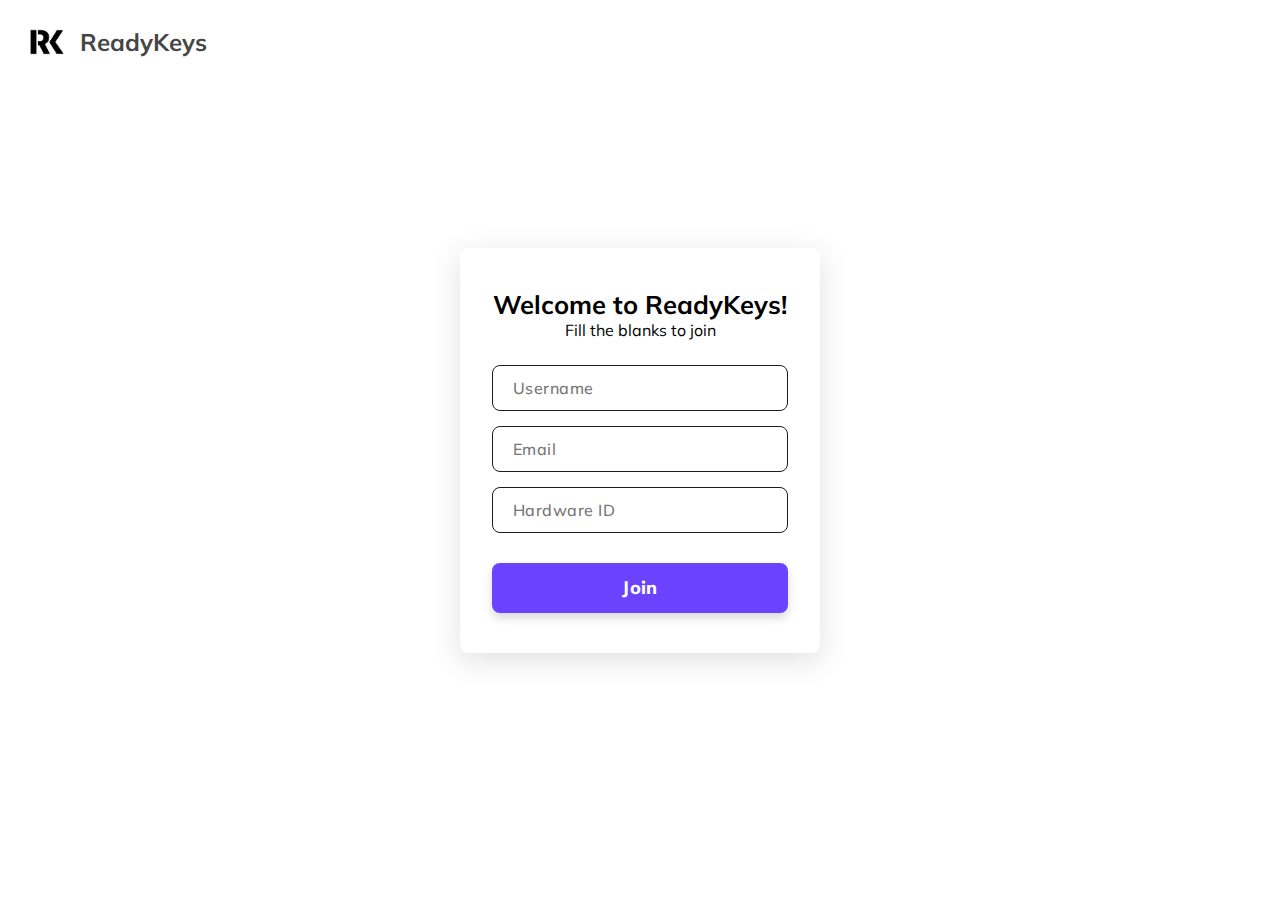
<file: index.html>
<!DOCTYPE html>
<html lang="en">

<head>
    <meta charset="UTF-8">
    <meta name="viewport" content="width=device-width, initial-scale=1.0">
    <link href='https://unpkg.com/boxicons@2.1.4/css/boxicons.min.css' rel='stylesheet'>
    <link rel="stylesheet" href="style.css">
    <title>ReadyKeys</title>
</head>

<body>

    <div class="logo">
        <img src="logo.png">
        <a href="#">ReadyKeys</a>
    </div>

    <div class="container">
        <form>
            <h1>Welcome to ReadyKeys!</h1>
            <p>Fill the blanks to join</p>
            <div class="custome-input">
                <input type="text" name="" placeholder="Username" autocomplete="off">
            </div>
            
            <div class="custome-input">
                <input type="email" name="email" placeholder="Email" autocomplete="off">
            </div>
            
            <div class="custome-input">
                <input type="text" name="" placeholder="Hardware ID">
            </div>
            <button class="login">Join</button>
        </form>
    </div>

</body>

</html>
</file>
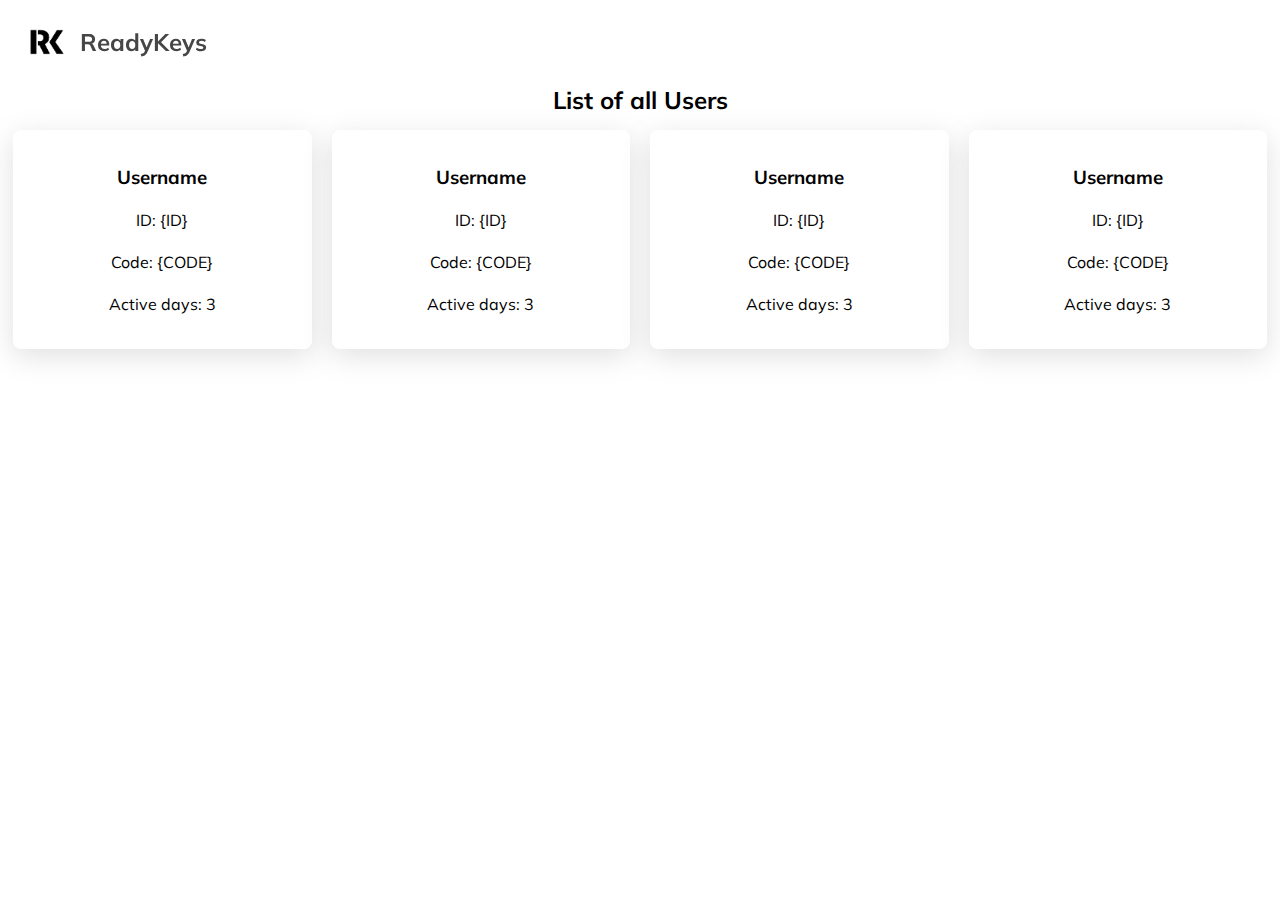
<file: list.html>
<!DOCTYPE html>
<html lang="en">
<head>
    <meta charset="UTF-8">
    <meta name="viewport" content="width=device-width, initial-scale=1.0">
    <link rel="stylesheet" href="styles.css">
    <title>ReadyKeys</title>
</head>
<body>
    <div class="logo">
        <img src="logo.png">
        <a href="#">ReadyKeys</a>
    </div>

    <h2>List of all Users</h2>
    
    <div class="row">
      <div class="column">
        <div class="card">
          <h3>Username</h3>
          <p>ID: {ID}</p>
          <p>Code: {CODE}</p>
          <p>Active days: 3</p>
        </div>
      </div>
    
      <div class="column">
        <div class="card">
          <h3>Username</h3>
          <p>ID: {ID}</p>
          <p>Code: {CODE}</p>
          <p>Active days: 3</p>
        </div>
      </div>
      
      <div class="column">
        <div class="card">
          <h3>Username</h3>
          <p>ID: {ID}</p>
          <p>Code: {CODE}</p>
          <p>Active days: 3</p>
        </div>
      </div>
      
      <div class="column">
        <div class="card">
          <h3>Username</h3>
          <p>ID: {ID}</p>
          <p>Code: {CODE}</p>
          <p>Active days: 3</p>
        </div>
      </div>
    </div>

    
</body>
</html>
</file>
<file: style.css>
@import url('https://fonts.googleapis.com/css2?family=Mulish:wght@300;400;500;600;700;800&display=swap');

*{
    padding: 0;
    margin: 0;
    box-sizing: border-box;
    font-family: 'Mulish', sans-serif;
}

body{
    height: 100vh;
    display: flex;
    align-items: center;
    justify-content: center;
}

.logo{
    position: absolute;
    top: 22px;
    left: 22px;
    display: flex;
    align-items: center;
    gap: 10px;
}

.logo img{
    width: 48px;
}

.logo a{
    font-size: 24px;
    font-weight: bold;
    text-decoration: none;
    color: #464646;
}

.container{
    width: 360px;
    padding: 40px 32px;
    border-radius: 8px;
    box-shadow: rgba(100, 100, 111, 0.2) 0px 7px 29px 0px;
}

.container h1{
    font-size: 1.6rem;
    text-align: center;
}

.container p {
    margin-bottom: 10px;
    text-align: center;
}

.container .social-login{
    display: flex;
    gap: 16px;
    margin-top: 20px;
}

.container .social-login button{
    padding: 8px;
    width: 100%;
    border-radius: 8px;
    display: flex;
    align-items: center;
    justify-content: center;
    gap: 8px;
    font-size: 1rem;
    font-weight: 700;
    color: #323760;
    border: 1px solid #6667b0;
    background: transparent;
    cursor: pointer;
    transition: all 0.3s ease;
}

.container .social-login button i{
    font-size: 26px;
}

.container .social-login button:hover{
    color: #6b43ff;
    border-color: #6b43ff;
}

.container .divider{
    display: flex;
    align-items: center;
    gap: 20px;
}

.container .divider .line{
    height: 1px;
    width: 100%;
    background: #1d1d1d;
    opacity: 0.2;
    margin: 30px 0 16px;
}

.container form label{
    color: #1d1d1d;
    font-size: 14px;
    font-weight: bold;
    letter-spacing: 0.03rem;
    display: block;
    margin-top: 12px;
}

.container form .custome-input{
    position: relative;
}

.container form .custome-input input{
    color: #1d1d1d;
    font-size: 16px;
    font-weight: 500;
    width: 100%;
    height: 46px;
    letter-spacing: 0.03rem;
    border: 1px solid #1d1d1d;
    background: transparent;
    outline: none;
    border-radius: 8px;
    text-indent: 20px;
    margin-top: 15px;
    transition: all 0.3s ease;
}

.container form .custome-input input:focus{
    border-color: #5222fd;
}

.container form .custome-input i{
    position: absolute;
    font-size: 28px;
    right: 10px;
    top: 14px;
    transition: all 0.3s ease;
}

.container form .custome-input input:focus + i{
    color: #5222fd;
}

.container form .login{
    width: 100%;
    margin-top: 30px;
    background: #6b43ff;
    color: #fff;
    border: none;
    line-height: 50px;
    font-size: 18px;
    letter-spacing: 0.025em;
    cursor: pointer;
    font-weight: 800;
    border-radius: 8px;
    box-shadow: 0 5px 10px rgba(0, 0, 0, 0.15);
    transition: all 0.3s ease;
}

.container form .login:hover{
    background: #5222fd;
}

.container .links{
    display: flex;
    justify-content: space-between;
    margin-top: 30px;
}

.container .links a{
    color: #6b43ff;
    font-weight: 600;
    font-size: 1rem;
    text-decoration: none;
    text-underline-offset: 6px;
    text-decoration-color: #6b43ff;
}

.container .links a:hover{
    text-decoration: underline;
}
</file>
<file: styles.css>
@import url('https://fonts.googleapis.com/css2?family=Mulish:wght@300;400;500;600;700;800&display=swap');

*{
    padding: 0;
    margin: 5;
    box-sizing: border-box;
    font-family: 'Mulish', sans-serif;
}

.logo{
    position: fixed;
    top: 22px;
    left: 22px;
    display: flex;
    align-items: center;
    gap: 10px;
}

.logo img{
    width: 48px;
}

.logo a{
    font-size: 24px;
    font-weight: bold;
    text-decoration: none;
    color: #464646;
}

h2 {
    margin-top: 85px;
    margin-bottom: 15px;
    text-align: center;
}

.column {
    float: left;
    width: 25%;
    padding: 0 10px;
  }
  

.row {margin: 0 -5px;}
  

.row:after {
    content: "";
    display: table;
    clear: both;
}
  

.card {
    box-shadow: rgba(100, 100, 111, 0.2) 0px 7px 29px 0px;
    padding: 16px;
    text-align: center;
    background-color: white;
    border-radius: 8px;
}
  

p {
    padding: 3px;
}

@media screen and (max-width: 600px) {
.column {
      width: 50%;
      display: block;
      margin-bottom: 20px;
}
}
</file>
